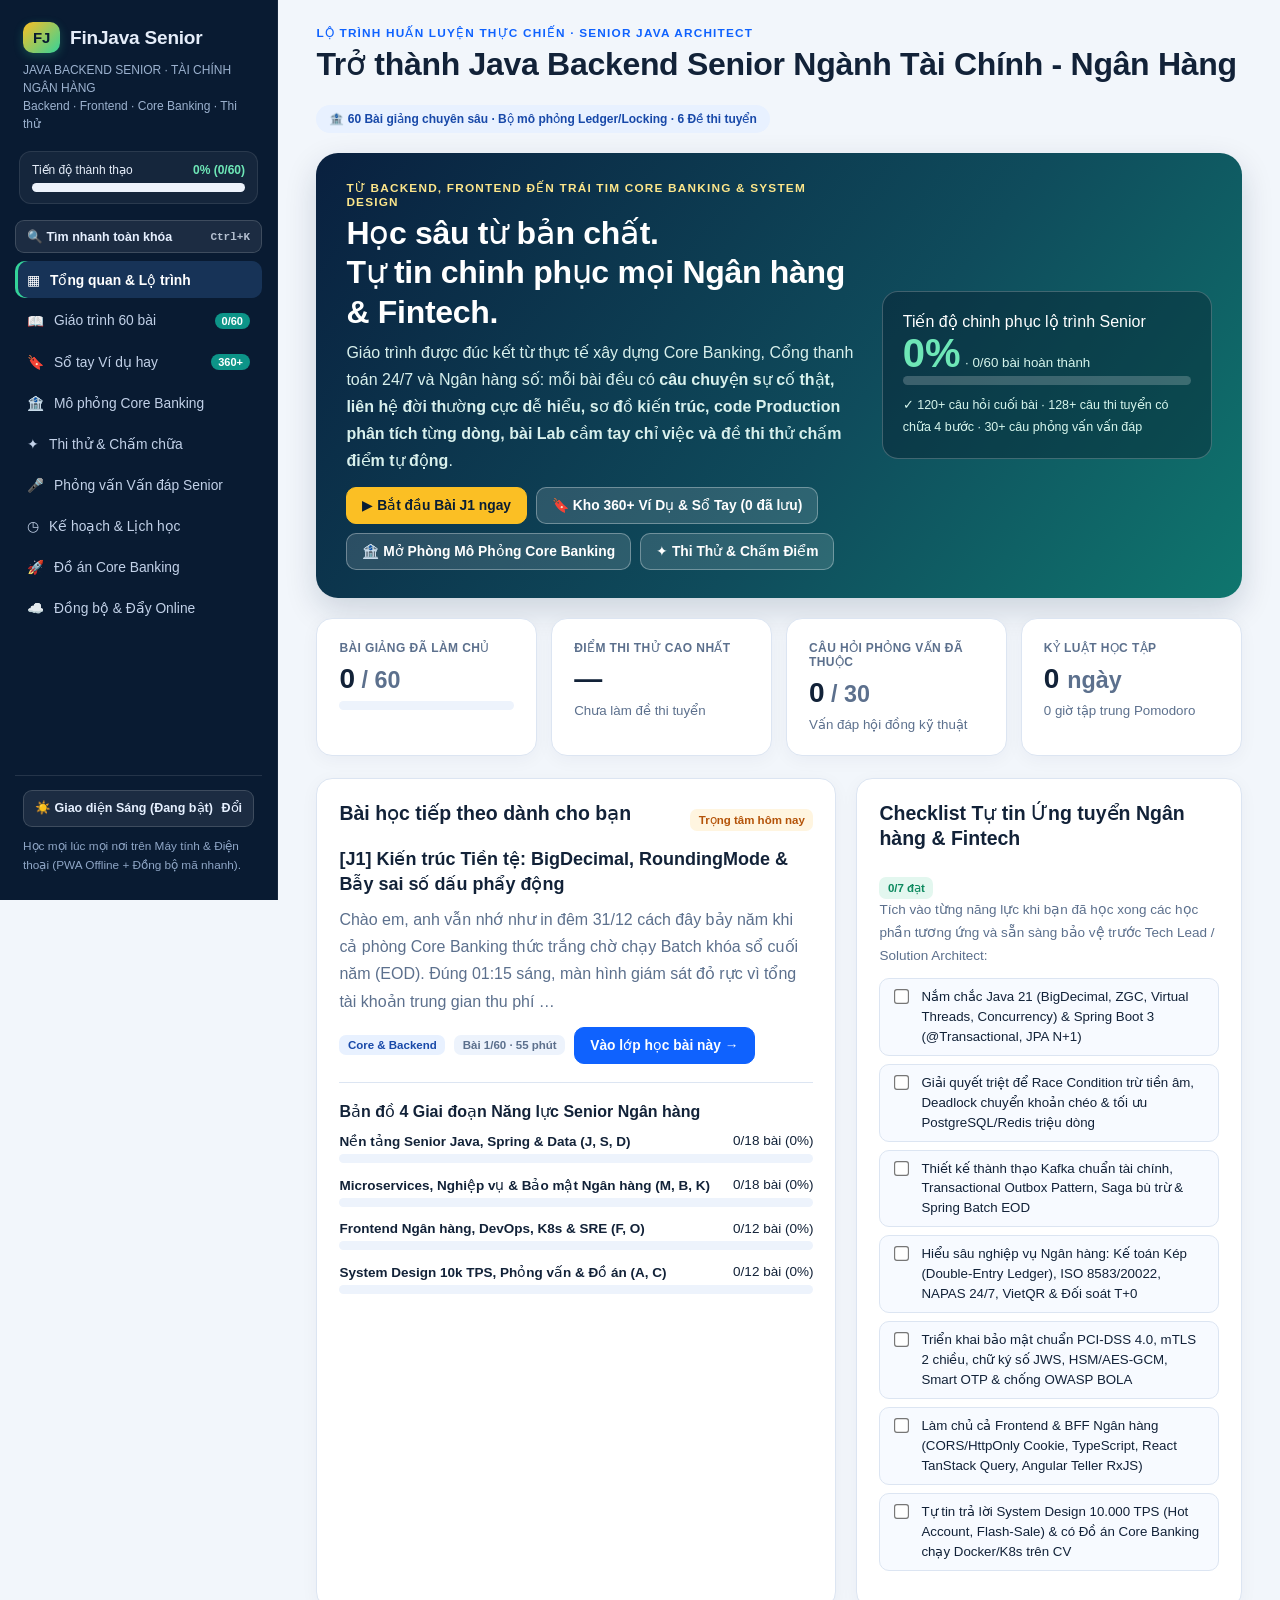
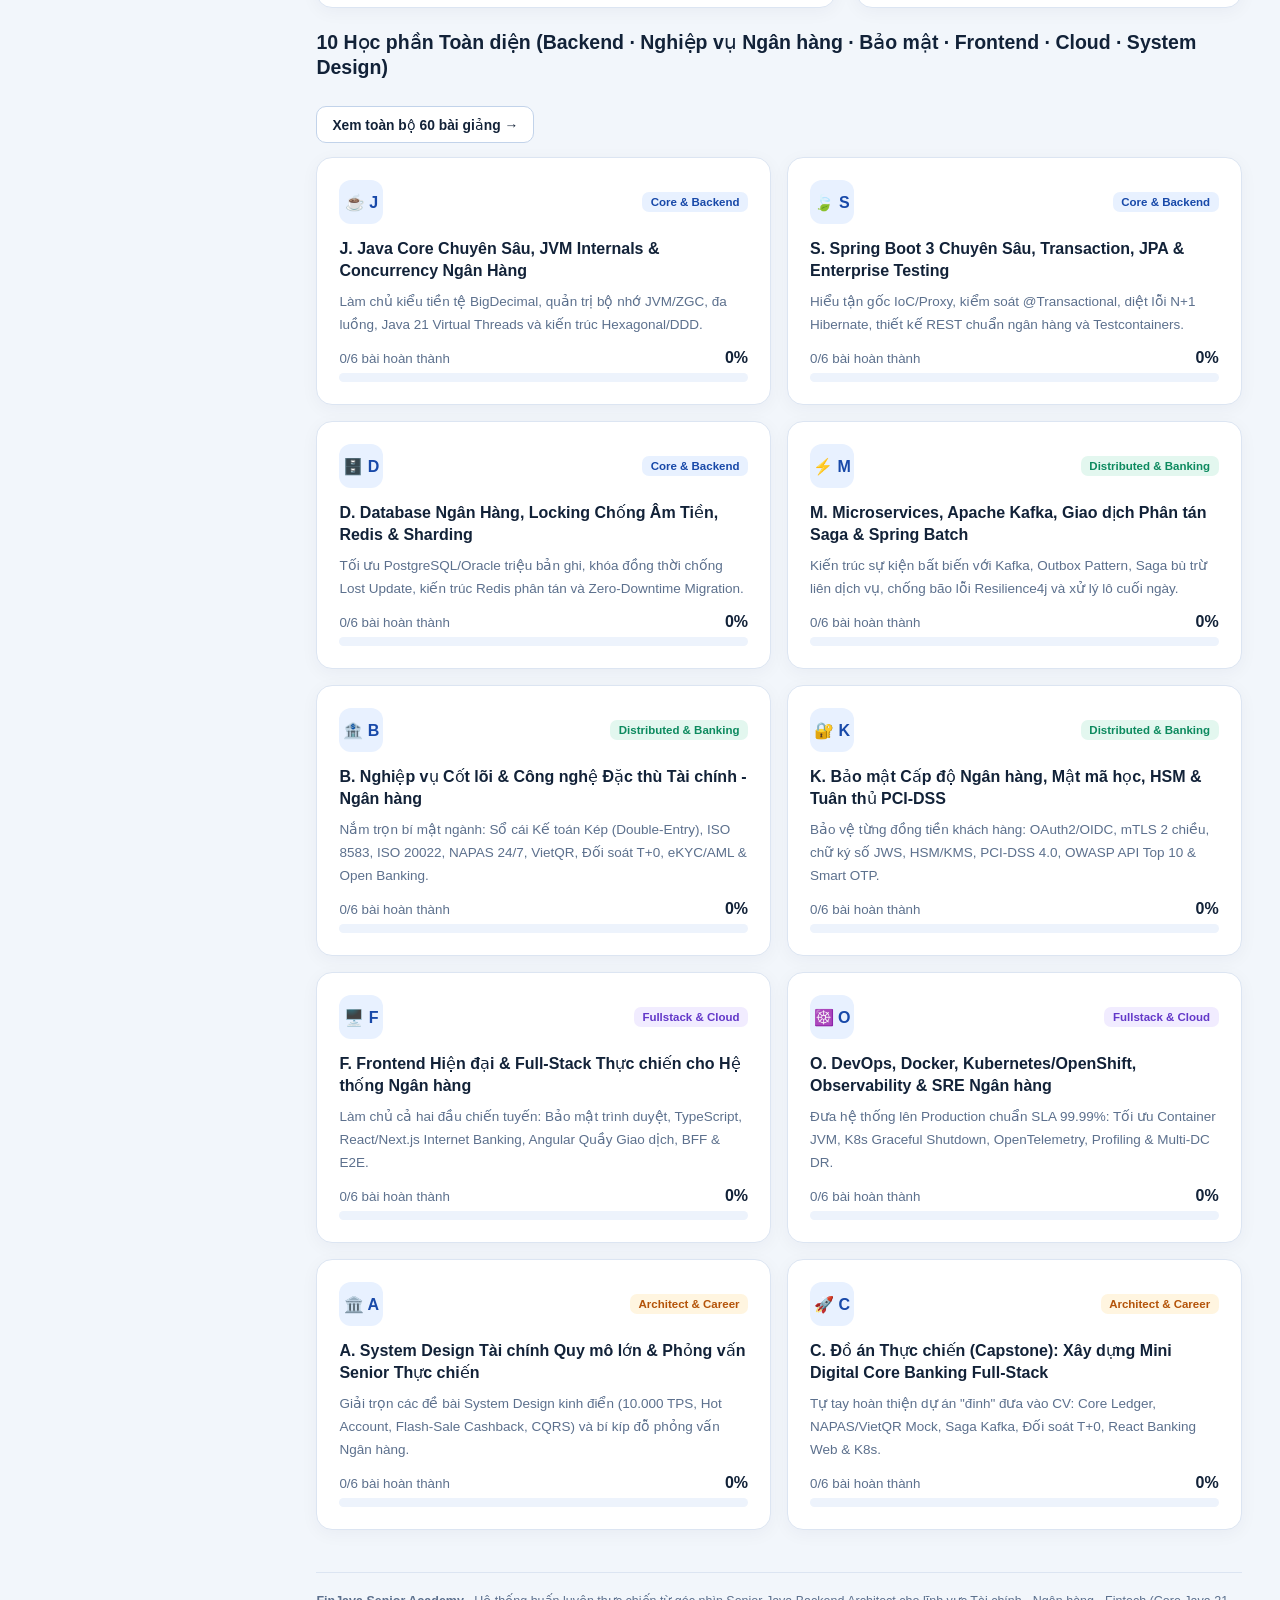
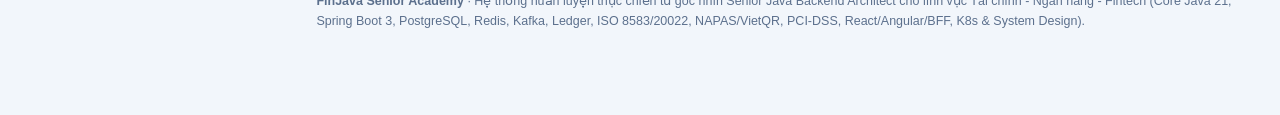
<file: index.html>
<!doctype html>
<html lang="vi" data-theme="light">
<head>
  <meta charset="utf-8">
  <meta name="viewport" content="width=device-width,initial-scale=1,viewport-fit=cover">
  <meta name="theme-color" content="#0b1f3a">
  <meta name="apple-mobile-web-app-capable" content="yes">
  <meta name="apple-mobile-web-app-status-bar-style" content="black-translucent">
  <meta name="description" content="FinJava Senior Academy — Lộ trình 60 bài giảng thực chiến, Mô phỏng Core Banking, Code Review, Thi thử bấm giờ & Luyện phỏng vấn ứng tuyển Java Backend Senior ngành Tài chính - Ngân hàng.">
  <title>FinJava Senior | Học & Luyện Thi Java Backend Senior Tài Chính - Ngân Hàng</title>
  <link rel="icon" type="image/svg+xml" href="icon.svg">
  <link rel="manifest" href="manifest.webmanifest">
  <link rel="stylesheet" href="styles.css">
</head>
<body>
  <div id="root">
    <div style="min-height:100vh;display:grid;place-items:center;background:#0b1f3a;color:#e8f1ff;font-family:system-ui,sans-serif;padding:24px;text-align:center">
      <div>
        <div style="font-size:38px;margin-bottom:12px">🏦 ☕</div>
        <h1 style="font-size:22px;margin:0 0 8px">Đang khởi tạo FinJava Senior Academy…</h1>
        <p style="color:#9db4d6;margin:0;font-size:14px">Nạp 60 bài giảng thực chiến Core Banking, Bộ mô phỏng giao dịch & Phòng thi tuyển Senior…</p>
      </div>
    </div>
  </div>

  <!-- Khung chương trình & Ngân hàng khởi động -->
  <script src="data.js"></script>

  <!-- 60 Bài giảng chuyên sâu (10 Học phần J, S, D, M, B, K, F, O, A, C) -->
  <script src="content/lessons-j.js"></script>
  <script src="content/lessons-s.js"></script>
  <script src="content/lessons-d.js"></script>
  <script src="content/lessons-m.js"></script>
  <script src="content/lessons-b.js"></script>
  <script src="content/lessons-k.js"></script>
  <script src="content/lessons-f.js"></script>
  <script src="content/lessons-o.js"></script>
  <script src="content/lessons-a.js"></script>
  <script src="content/lessons-c.js"></script>

  <!-- 240+ Ví dụ minh họa đa chiều thực chiến cho 60 bài học -->
  <script src="content/examples-j-s.js"></script>
  <script src="content/examples-d-m.js"></script>
  <script src="content/examples-b-k.js"></script>
  <script src="content/examples-f-o.js"></script>
  <script src="content/examples-a-c.js"></script>

  <!-- 4 Bộ đề thi tuyển Senior bấm giờ + Ngân hàng Phỏng vấn & Code Review -->
  <script src="content/exams-r1-r2.js"></script>
  <script src="content/exams-r3-r4.js"></script>
  <script src="content/interview-sim.js"></script>

  <!-- Logic ứng dụng chính -->
  <script src="app.js"></script>
</body>
</html>
</file>
<file: styles.css>
:root {
  --bg: #f2f6fb;
  --surface: #ffffff;
  --surface-2: #f7faff;
  --surface-3: #edf3fc;
  --border: #dce5f2;
  --border-strong: #c2d3ea;
  --text: #122238;
  --text-muted: #5c708d;
  --primary: #0f62fe;
  --primary-hover: #0047cc;
  --emerald: #0d8a5f;
  --emerald-bg: #e3f7ef;
  --amber: #b45309;
  --amber-bg: #fff5e0;
  --danger: #c82828;
  --danger-bg: #ffecec;
  --purple: #6338c9;
  --purple-bg: #f1ecff;
  --blue-bg: #e8f1ff;
  --blue-text: #1849a9;
  --sidebar-bg: #091b32;
  --sidebar-hover: #173357;
  --code-bg: #0d1726;
  --code-text: #e6eefc;
  --shadow: 0 4px 18px rgba(13, 33, 63, 0.045);
  font-family: 'Inter', -apple-system, BlinkMacSystemFont, 'Segoe UI', Roboto, Arial, sans-serif;
  font-synthesis: none;
}

html[data-theme="dark"] {
  --bg: #0b1320;
  --surface: #121e31;
  --surface-2: #17263d;
  --surface-3: #1e314f;
  --border: #243856;
  --border-strong: #324e77;
  --text: #e7effc;
  --text-muted: #9bb0cf;
  --primary: #4589ff;
  --primary-hover: #6ea6ff;
  --emerald: #2dd498;
  --emerald-bg: rgba(16, 185, 129, 0.16);
  --amber: #fbbf24;
  --amber-bg: rgba(245, 158, 11, 0.16);
  --danger: #f87171;
  --danger-bg: rgba(239, 68, 68, 0.16);
  --purple: #b794f4;
  --purple-bg: rgba(139, 92, 246, 0.18);
  --blue-bg: rgba(59, 130, 246, 0.18);
  --blue-text: #8ec0ff;
  --sidebar-bg: #07101d;
  --sidebar-hover: #152844;
  --code-bg: #070d17;
  --code-text: #e6eefc;
  --shadow: 0 6px 22px rgba(0, 0, 0, 0.3);
}

* { box-sizing: border-box; }
body {
  margin: 0;
  background: var(--bg);
  color: var(--text);
  -webkit-font-smoothing: antialiased;
}
button, input, select, textarea { font: inherit; color: inherit; }
button { cursor: pointer; }
a { color: var(--primary); text-decoration: none; }
a:hover { text-decoration: underline; }

.app {
  display: grid;
  grid-template-columns: 278px minmax(0, 1fr);
  min-height: 100vh;
}

/* Mobile Header */
.mobile-bar {
  display: none;
  position: sticky;
  top: 0;
  z-index: 60;
  background: var(--sidebar-bg);
  color: #fff;
  padding: 12px 16px;
  align-items: center;
  justify-content: space-between;
  border-bottom: 1px solid rgba(255, 255, 255, 0.1);
}
.mobile-backdrop {
  display: none;
  position: fixed;
  inset: 0;
  background: rgba(5, 12, 24, 0.62);
  z-index: 70;
}
.mobile-backdrop.open { display: block; }

.sidebar {
  background: var(--sidebar-bg);
  color: #e5edf9;
  padding: 22px 15px;
  position: sticky;
  top: 0;
  height: 100vh;
  overflow-y: auto;
  display: flex;
  flex-direction: column;
  border-right: 1px solid rgba(255, 255, 255, 0.06);
  z-index: 80;
}

.logo {
  font-weight: 800;
  font-size: 19px;
  display: flex;
  gap: 10px;
  align-items: center;
  margin: 0 8px 8px;
  letter-spacing: -0.2px;
}
.logo-mark {
  background: linear-gradient(135deg, #fbbf24, #34d399);
  color: #081c30;
  border-radius: 10px;
  padding: 7px 10px;
  font-weight: 900;
  font-size: 15px;
  box-shadow: 0 3px 10px rgba(52, 211, 153, 0.25);
}
.sub {
  font-size: 12px;
  color: #9cb2cf;
  margin: 0 8px 18px;
  line-height: 1.5;
}

.side-progress {
  background: rgba(255, 255, 255, 0.05);
  border: 1px solid rgba(255, 255, 255, 0.09);
  border-radius: 12px;
  padding: 11px 12px;
  margin: 0 4px 16px;
  font-size: 12px;
}

.nav { display: grid; gap: 4px; }
.nav button {
  width: 100%;
  border: 0;
  background: transparent;
  color: #c2d1e8;
  text-align: left;
  padding: 10.5px 12px;
  border-radius: 10px;
  display: flex;
  gap: 10px;
  align-items: center;
  font-size: 13.8px;
  transition: background 0.14s, color 0.14s;
}
.nav button:hover, .nav button.active {
  background: var(--sidebar-hover);
  color: #ffffff;
}
.nav button.active {
  font-weight: 700;
  box-shadow: inset 3px 0 0 #34d399;
}
.nav-badge {
  margin-left: auto;
  background: #ef4444;
  color: #fff;
  font-size: 11px;
  font-weight: 800;
  padding: 2px 7px;
  border-radius: 20px;
}
.nav-badge.emerald { background: #0d9488; }

.side-foot {
  border-top: 1px solid rgba(255, 255, 255, 0.11);
  margin-top: auto;
  padding: 14px 8px 4px;
  color: #8fa6c6;
  font-size: 11.8px;
  line-height: 1.55;
}

.theme-switch {
  width: 100%;
  margin-bottom: 10px;
  background: rgba(255, 255, 255, 0.08);
  color: #e6f0ff;
  border: 1px solid rgba(255, 255, 255, 0.15);
  border-radius: 9px;
  padding: 8px 11px;
  font-size: 12.5px;
  font-weight: 600;
  display: flex;
  justify-content: space-between;
  align-items: center;
}
.theme-switch:hover { background: rgba(255, 255, 255, 0.14); }

.main {
  padding: 26px clamp(16px, 3vw, 46px) 84px;
  max-width: 1520px;
  width: 100%;
  margin: 0 auto;
}

.top {
  display: flex;
  justify-content: space-between;
  gap: 14px;
  align-items: flex-start;
  margin-bottom: 20px;
  flex-wrap: wrap;
}
.eyebrow {
  font-size: 11.8px;
  font-weight: 800;
  letter-spacing: 1.2px;
  color: var(--primary);
  text-transform: uppercase;
}
h1 {
  font-size: clamp(23px, 2.5vw, 33px);
  line-height: 1.24;
  margin: 5px 0 6px;
  letter-spacing: -0.3px;
}
h2 { font-size: 19.5px; margin: 0 0 13px; line-height: 1.32; }
h3 { font-size: 16px; margin: 0 0 9px; line-height: 1.38; }
p { line-height: 1.7; margin: 0 0 12px; }
small, .muted { color: var(--text-muted); }

.pill {
  background: var(--blue-bg);
  color: var(--blue-text);
  border-radius: 999px;
  padding: 7px 13px;
  font-size: 12px;
  font-weight: 700;
  display: inline-flex;
  align-items: center;
  gap: 6px;
}

.btn {
  background: var(--primary);
  color: #fff;
  border: 1px solid var(--primary);
  padding: 9.5px 15px;
  border-radius: 10px;
  font-weight: 700;
  font-size: 13.8px;
  display: inline-flex;
  align-items: center;
  justify-content: center;
  gap: 6px;
  transition: background 0.14s, border-color 0.14s, transform 0.08s;
}
.btn:hover:not(:disabled) { background: var(--primary-hover); }
.btn:active:not(:disabled) { transform: translateY(1px); }
.btn.alt {
  background: var(--surface);
  color: var(--text);
  border-color: var(--border-strong);
}
.btn.alt:hover:not(:disabled) { background: var(--surface-3); }
.btn.success {
  background: #0d8a5f;
  border-color: #0d8a5f;
  color: #fff;
}
.btn.success:hover:not(:disabled) { background: #096c4a; }
.btn.warn {
  background: var(--amber-bg);
  color: var(--amber);
  border-color: rgba(217, 119, 6, 0.35);
}
.btn.danger {
  background: var(--danger-bg);
  color: var(--danger);
  border-color: rgba(220, 38, 38, 0.35);
}
.btn.sm {
  padding: 6px 11px;
  font-size: 12.4px;
  border-radius: 8px;
}
.btn:disabled { opacity: 0.45; cursor: not-allowed; }

.actions {
  display: flex;
  align-items: center;
  flex-wrap: wrap;
  gap: 9px;
}

.hero {
  background: linear-gradient(128deg, #09203f 0%, #0f4c5c 58%, #0f766e 100%);
  color: #fff;
  border-radius: 22px;
  padding: 28px 30px;
  display: grid;
  grid-template-columns: 1.55fr 1fr;
  gap: 24px;
  box-shadow: 0 12px 32px rgba(9, 32, 63, 0.16);
}
.hero p { color: #d8f0ec; }
.hero .eyebrow { color: #fde68a; }
.hero .btn { background: #fbbf24; color: #091d34; border-color: #fbbf24; }
.hero .btn:hover { background: #f59e0b; }
.hero .btn.alt {
  background: rgba(255, 255, 255, 0.13);
  color: #fff;
  border-color: rgba(255, 255, 255, 0.32);
}
.hero .btn.alt:hover { background: rgba(255, 255, 255, 0.22); }
.hero-stat {
  border: 1px solid rgba(255, 255, 255, 0.22);
  background: rgba(7, 20, 38, 0.36);
  border-radius: 16px;
  padding: 20px;
  align-self: center;
}
.hero-stat strong { font-size: 40px; color: #6ee7b7; }

.progress {
  height: 9px;
  background: var(--surface-3);
  border-radius: 20px;
  overflow: hidden;
}
.progress b {
  display: block;
  height: 100%;
  background: var(--primary);
  border-radius: 20px;
  transition: width 0.28s ease;
}
.progress.green b { background: #10b981; }
.progress.orange b { background: #f59e0b; }
.progress.red b { background: #ef4444; }
.hero .progress { background: rgba(255, 255, 255, 0.2); }
.hero .progress b { background: #34d399; }

.metrics {
  display: grid;
  grid-template-columns: repeat(4, 1fr);
  gap: 14px;
  margin: 20px 0 22px;
}
.card {
  background: var(--surface);
  border: 1px solid var(--border);
  border-radius: 16px;
  padding: 22px;
  box-shadow: var(--shadow);
}
.metric-label { font-size: 12px; color: var(--text-muted); font-weight: 700; text-transform: uppercase; letter-spacing: 0.4px; }
.metric-num { font-size: 28px; font-weight: 800; margin: 8px 0 6px; }
.two { display: grid; grid-template-columns: 1.35fr 1fr; gap: 20px; }
.three { display: grid; grid-template-columns: repeat(3, minmax(0, 1fr)); gap: 16px; }
.row { display: flex; align-items: center; justify-content: space-between; gap: 12px; flex-wrap: wrap; }
.section { margin-top: 22px; }
.divider { border: 0; border-top: 1px solid var(--border); margin: 18px 0; }

.lesson-row, .task-row {
  border-bottom: 1px solid var(--border);
  padding: 15px 0;
  display: flex;
  justify-content: space-between;
  gap: 16px;
  align-items: center;
}
.lesson-row:last-child, .task-row:last-child { border-bottom: 0; padding-bottom: 2px; }

.tag {
  display: inline-flex;
  align-items: center;
  gap: 4px;
  border-radius: 7px;
  font-size: 11.5px;
  font-weight: 800;
  padding: 4px 8.5px;
  background: var(--blue-bg);
  color: var(--blue-text);
}
.tag.green { background: var(--emerald-bg); color: var(--emerald); }
.tag.orange { background: var(--amber-bg); color: var(--amber); }
.tag.red { background: var(--danger-bg); color: var(--danger); }
.tag.purple { background: var(--purple-bg); color: var(--purple); }
.tag.gray { background: var(--surface-3); color: var(--text-muted); }

.module-grid {
  display: grid;
  grid-template-columns: repeat(2, minmax(0, 1fr));
  gap: 16px;
}
.module {
  cursor: pointer;
  transition: transform 0.15s, border-color 0.15s;
}
.module:hover {
  transform: translateY(-2px);
  border-color: var(--primary);
}
.module .mark {
  border-radius: 12px;
  width: 44px;
  height: 44px;
  display: grid;
  place-items: center;
  background: var(--blue-bg);
  color: var(--blue-text);
  font-weight: 900;
  font-size: 16px;
}
.module p { font-size: 13.5px; color: var(--text-muted); min-height: 40px; }

.toolbar {
  display: flex;
  gap: 10px;
  flex-wrap: wrap;
  margin-bottom: 16px;
  align-items: center;
}
.field {
  border: 1px solid var(--border-strong);
  border-radius: 10px;
  padding: 9.5px 13px;
  background: var(--surface);
  color: var(--text);
  min-width: 0;
}
.field:focus {
  outline: 2px solid rgba(15, 98, 254, 0.25);
  border-color: var(--primary);
}
.toolbar input { flex: 1; min-width: 220px; }
textarea.field { width: 100%; min-height: 96px; resize: vertical; line-height: 1.55; }

.breadcrumb {
  font-size: 13px;
  color: var(--text-muted);
  display: flex;
  justify-content: space-between;
  align-items: center;
  gap: 12px;
  flex-wrap: wrap;
  margin-bottom: 16px;
  padding: 10px 14px;
  background: var(--surface);
  border: 1px solid var(--border);
  border-radius: 12px;
}

.content-grid {
  display: grid;
  grid-template-columns: minmax(0, 1fr) 310px;
  gap: 22px;
  align-items: start;
}

/* Pedagogical Lesson Boxes */
.reading p, .reading li { line-height: 1.74; font-size: 15.2px; }
.reading ul { padding-left: 20px; margin: 8px 0 16px; }
.reading li { margin-bottom: 8px; }

.inline-code {
  background: var(--surface-3);
  color: var(--blue-text);
  padding: 1.5px 6px;
  border-radius: 5px;
  font-family: 'JetBrains Mono', Consolas, Monaco, monospace;
  font-size: 0.9em;
}

.jump-bar {
  display: flex;
  gap: 7px;
  flex-wrap: wrap;
  margin-bottom: 18px;
  padding-bottom: 14px;
  border-bottom: 1px solid var(--border);
}
.jump-bar a {
  font-size: 12.2px;
  font-weight: 700;
  padding: 5px 10px;
  border-radius: 999px;
  background: var(--surface-2);
  border: 1px solid var(--border);
  color: var(--text-muted);
  text-decoration: none;
}
.jump-bar a:hover { color: var(--primary); border-color: var(--primary); }

.teacher-box {
  background: linear-gradient(135deg, var(--blue-bg), var(--surface-2));
  border-left: 4px solid var(--primary);
  border-radius: 13px;
  padding: 16px 18px;
  margin-bottom: 16px;
}
.teacher-header {
  display: flex;
  align-items: center;
  gap: 9px;
  font-weight: 800;
  color: var(--blue-text);
  margin-bottom: 8px;
  font-size: 14.2px;
}
.teacher-avatar {
  width: 30px;
  height: 30px;
  border-radius: 50%;
  background: var(--primary);
  color: #fff;
  display: grid;
  place-items: center;
  font-size: 16px;
}

.analogy-box {
  background: var(--amber-bg);
  border: 1px solid rgba(217, 119, 6, 0.28);
  border-radius: 13px;
  padding: 15px 18px;
  margin-bottom: 16px;
}
.analogy-title {
  font-weight: 800;
  color: var(--amber);
  margin-bottom: 6px;
}

.objectives-box {
  background: var(--emerald-bg);
  border: 1px solid rgba(16, 185, 129, 0.28);
  border-radius: 13px;
  padding: 15px 18px;
  margin-bottom: 18px;
}
.objectives-box ul { margin: 8px 0 0; }

.flow-grid {
  display: grid;
  grid-template-columns: repeat(2, minmax(0, 1fr));
  gap: 12px;
  margin: 12px 0 22px;
}
.flow-step {
  background: var(--surface-2);
  border: 1px solid var(--border);
  border-top: 3px solid var(--primary);
  border-radius: 12px;
  padding: 13px 15px;
  display: flex;
  flex-direction: column;
  gap: 5px;
}
.flow-step strong { color: var(--blue-text); font-size: 14px; }
.flow-step span { font-size: 13.8px; line-height: 1.55; color: var(--text); }

.lecture-section {
  margin: 18px 0 22px;
  padding-bottom: 14px;
  border-bottom: 1px dashed var(--border);
}
.lecture-section h3 {
  font-size: 17.5px;
  color: var(--blue-text);
  margin-bottom: 10px;
}

.table-wrap {
  overflow-x: auto;
  border: 1px solid var(--border);
  border-radius: 12px;
  margin: 12px 0 22px;
}
.comp-table {
  width: 100%;
  border-collapse: collapse;
  font-size: 13.8px;
}
.comp-table th, .comp-table td {
  padding: 11px 13px;
  border-bottom: 1px solid var(--border);
  text-align: left;
  vertical-align: top;
  line-height: 1.55;
}
.comp-table th {
  background: var(--surface-3);
  font-weight: 800;
  white-space: nowrap;
}
.comp-table tr:last-child td { border-bottom: 0; }

/* Code Block + Syntax Highlighting */
.code-header {
  background: #152338;
  color: #cbd9f0;
  padding: 9px 14px;
  border-radius: 12px 12px 0 0;
  display: flex;
  justify-content: space-between;
  align-items: center;
  gap: 10px;
  font-size: 12.8px;
  font-weight: 700;
  border: 1px solid #223554;
  border-bottom: 0;
}
pre.code {
  background: var(--code-bg);
  color: var(--code-text);
  padding: 16px 18px;
  border-radius: 0 0 12px 12px;
  overflow-x: auto;
  margin: 0 0 14px;
  font-family: 'JetBrains Mono', Consolas, Monaco, 'Courier New', monospace;
  font-size: 13.2px;
  line-height: 1.62;
  border: 1px solid #223554;
}
pre.code.standalone { border-radius: 12px; }
.code-line-num {
  display: inline-block;
  width: 28px;
  user-select: none;
  color: #566c8c;
  margin-right: 10px;
  text-align: right;
}
.tok-kw { color: #ff7b72; font-weight: 600; }
.tok-ann { color: #d2a8ff; }
.tok-str { color: #a5d6ff; }
.tok-num { color: #79c0ff; }
.tok-cmt { color: #8b949e; font-style: italic; }
.tok-typ { color: #ffa657; }

.code-notes {
  background: var(--surface-2);
  border: 1px solid var(--border);
  border-radius: 12px;
  padding: 14px 18px;
  margin-bottom: 20px;
}
.code-notes ul { margin: 8px 0 0; }

.lab-step-list { display: grid; gap: 9px; margin: 12px 0; }
.lab-step {
  background: var(--surface-2);
  border: 1px solid var(--border);
  border-left: 3px solid #0d8a5f;
  padding: 11px 14px;
  border-radius: 10px;
  font-size: 14.3px;
  line-height: 1.6;
}
.expected-box {
  background: var(--emerald-bg);
  color: var(--text);
  border-radius: 11px;
  padding: 12px 15px;
  margin: 12px 0 18px;
  font-size: 14px;
  line-height: 1.6;
}

.checklist { display: grid; gap: 8px; margin: 10px 0 14px; }
.checkline {
  display: flex;
  gap: 10px;
  align-items: flex-start;
  padding: 10px 13px;
  border: 1px solid var(--border);
  border-radius: 10px;
  background: var(--surface-2);
  cursor: pointer;
  font-size: 14px;
  line-height: 1.5;
}
.checkline input { margin-top: 3px; transform: scale(1.15); }

.exam-tip-box {
  background: var(--purple-bg);
  border: 1px solid rgba(99, 56, 201, 0.25);
  border-radius: 13px;
  padding: 16px 18px;
  margin-bottom: 18px;
}

.takeaway-grid {
  display: grid;
  grid-template-columns: repeat(2, minmax(0, 1fr));
  gap: 10px;
  margin-top: 10px;
}
.takeaway-item {
  background: var(--surface-2);
  border: 1px solid var(--border);
  border-radius: 10px;
  padding: 11px 13px;
  display: flex;
  gap: 9px;
  font-size: 13.8px;
  line-height: 1.52;
}
.takeaway-item > span:first-child {
  color: var(--emerald);
  font-weight: 900;
}

.notice {
  background: var(--blue-bg);
  color: var(--text);
  border-left: 4px solid var(--primary);
  padding: 13px 16px;
  border-radius: 11px;
  font-size: 14px;
  line-height: 1.62;
  margin: 12px 0;
}
.notice.warning {
  background: var(--amber-bg);
  border-left-color: #d97706;
}
.notice.success {
  background: var(--emerald-bg);
  border-left-color: #0d8a5f;
}

/* Quiz & Mock Exam */
.question, .question-card {
  border: 1px solid var(--border);
  background: var(--surface);
  border-radius: 14px;
  padding: 18px;
  margin-bottom: 16px;
}
.question-card.flagged { border-color: #f59e0b; box-shadow: 0 0 0 2px rgba(245, 158, 11, 0.16); }

.quiz-option {
  display: flex;
  gap: 10px;
  align-items: flex-start;
  border: 1px solid var(--border);
  background: var(--surface-2);
  padding: 11px 14px;
  border-radius: 10px;
  margin-top: 8px;
  cursor: pointer;
  font-size: 14.3px;
  line-height: 1.55;
  transition: border-color 0.12s, background 0.12s;
}
.quiz-option:hover { border-color: var(--primary); }
.quiz-option input { margin-top: 3.5px; transform: scale(1.12); }
.quiz-option.opt-correct {
  background: var(--emerald-bg);
  border-color: #10b981;
}
.quiz-option.opt-wrong {
  background: var(--danger-bg);
  border-color: #ef4444;
}

.walkthrough-box {
  margin-top: 14px;
  background: var(--surface-2);
  border: 1px solid var(--border-strong);
  border-radius: 12px;
  padding: 15px 17px;
}
.wt-step {
  margin-top: 10px;
  padding-top: 10px;
  border-top: 1px dashed var(--border);
  font-size: 14px;
  line-height: 1.62;
}
.wt-step:first-child { margin-top: 0; padding-top: 0; border-top: 0; }
.wt-label {
  display: inline-block;
  font-weight: 800;
  margin-bottom: 4px;
  font-size: 13.3px;
}
.wt-label.kw { color: var(--purple); }
.wt-label.ok { color: var(--emerald); }
.wt-label.err { color: var(--danger); }
.wt-label.tip { color: var(--amber); }

.case-study-box {
  background: var(--surface-2);
  border: 1px solid var(--border-strong);
  border-left: 4px solid var(--purple);
  border-radius: 12px;
  padding: 13px 16px;
  margin-bottom: 12px;
  font-size: 14px;
  line-height: 1.65;
}
.case-study-box summary {
  font-weight: 800;
  cursor: pointer;
  color: var(--purple);
}

.exam-grid {
  display: grid;
  grid-template-columns: repeat(2, minmax(0, 1fr));
  gap: 16px;
}
.exam-card {
  display: flex;
  flex-direction: column;
  justify-content: space-between;
}
.exam-runner {
  display: grid;
  grid-template-columns: minmax(0, 1fr) 295px;
  gap: 20px;
  align-items: start;
}
.palette-grid {
  display: grid;
  grid-template-columns: repeat(5, 1fr);
  gap: 6px;
  margin: 10px 0;
}
.p-btn {
  border: 1px solid var(--border-strong);
  background: var(--surface-2);
  border-radius: 8px;
  padding: 7px 0;
  font-size: 12.5px;
  font-weight: 700;
}
.p-btn.answered { background: var(--blue-bg); color: var(--blue-text); border-color: var(--primary); }
.p-btn.right { background: var(--emerald-bg); color: var(--emerald); border-color: #10b981; }
.p-btn.wrong { background: var(--danger-bg); color: var(--danger); border-color: #ef4444; }
.p-btn.flagged { outline: 2px solid #f59e0b; }
.p-btn.current { box-shadow: 0 0 0 2px var(--primary); }

.score-banner {
  background: linear-gradient(125deg, #7f1d1d, #b91c1c);
  color: #fff;
  border-radius: 18px;
  padding: 24px;
  display: grid;
  grid-template-columns: 150px 1fr;
  gap: 22px;
  align-items: center;
}
.score-banner.pass {
  background: linear-gradient(125deg, #064e3b, #0d9488);
}
.score-circle {
  background: rgba(0, 0, 0, 0.22);
  border: 2px solid rgba(255, 255, 255, 0.35);
  border-radius: 16px;
  padding: 16px 12px;
  text-align: center;
}
.score-circle strong { display: block; font-size: 36px; line-height: 1.1; margin: 4px 0; }
.domain-bars { display: grid; gap: 14px; }

/* Banking Interactive Simulator */
.sim-timeline {
  display: grid;
  gap: 9px;
  margin-top: 14px;
}
.sim-event {
  display: grid;
  grid-template-columns: 76px 110px 1fr;
  gap: 10px;
  align-items: center;
  padding: 10px 13px;
  border-radius: 10px;
  border: 1px solid var(--border);
  background: var(--surface-2);
  font-size: 13.6px;
}
.sim-event.bad { border-left: 4px solid #ef4444; background: var(--danger-bg); }
.sim-event.good { border-left: 4px solid #10b981; background: var(--emerald-bg); }
.sim-event.warn { border-left: 4px solid #f59e0b; background: var(--amber-bg); }

.kpi {
  display: flex;
  gap: 8px;
  flex-wrap: wrap;
  margin-top: 12px;
}
.kpi span {
  background: var(--surface-3);
  padding: 6px 11px;
  border-radius: 8px;
  font-size: 12.5px;
  font-weight: 700;
}

.calendar {
  display: grid;
  grid-template-columns: repeat(7, 1fr);
  gap: 8px;
}
.day {
  border: 1px solid var(--border);
  border-radius: 10px;
  padding: 9px;
  min-height: 64px;
  display: flex;
  flex-direction: column;
  justify-content: space-between;
  background: var(--surface-2);
}
.day.active-day { background: var(--emerald-bg); border-color: rgba(16, 185, 129, 0.35); }
.day.today { outline: 2px solid var(--primary); }

.help { font-size: 12.5px; color: var(--text-muted); margin-top: 8px; }
.empty { text-align: center; padding: 34px 18px; color: var(--text-muted); }
.footer {
  margin-top: 42px;
  padding-top: 18px;
  border-top: 1px solid var(--border);
  font-size: 12.5px;
  color: var(--text-muted);
  line-height: 1.6;
}

/* Multi-Angle Examples & Saved Examples Vault */
.examples-showcase {
  margin: 24px 0;
  padding: 20px;
  border-radius: 16px;
  background: linear-gradient(180deg, var(--surface-2) 0%, var(--surface) 100%);
  border: 1px solid var(--border-strong);
}

.example-card {
  background: var(--surface);
  border: 1.5px solid var(--border);
  border-radius: 14px;
  padding: 18px 20px;
  margin-top: 14px;
  box-shadow: var(--shadow);
  transition: border-color 0.16s, box-shadow 0.16s;
}
.example-card:hover {
  border-color: var(--border-strong);
}
.example-card.is-saved {
  border-color: #f59e0b;
  box-shadow: 0 4px 18px rgba(245, 158, 11, 0.12);
}

.example-scenario {
  background: var(--surface-3);
  border-left: 3px solid var(--primary);
  padding: 9px 13px;
  border-radius: 8px;
  font-size: 13.8px;
  margin: 10px 0;
  line-height: 1.58;
}

.bad-good-grid {
  display: grid;
  grid-template-columns: repeat(2, minmax(0, 1fr));
  gap: 12px;
  margin: 12px 0;
}
.code-pane {
  display: flex;
  flex-direction: column;
  min-width: 0;
}
.pane-head {
  padding: 7px 12px;
  border-radius: 10px 10px 0 0;
  font-size: 12.2px;
  font-weight: 800;
  display: flex;
  justify-content: space-between;
  align-items: center;
}
.pane-head.bad {
  background: rgba(220, 38, 38, 0.16);
  color: #fca5a5;
  background-color: #3b1219;
  border: 1px solid #6e222d;
  border-bottom: 0;
}
.pane-head.good {
  background-color: #0d3327;
  color: #6ee7b7;
  border: 1px solid #165b44;
  border-bottom: 0;
}
.code-pane pre.code {
  flex: 1;
  margin-bottom: 0;
  font-size: 12.5px;
  padding: 13px 14px;
}

.takeaway-banner {
  margin-top: 12px;
  background: var(--emerald-bg);
  border: 1px solid rgba(16, 185, 129, 0.28);
  border-radius: 10px;
  padding: 10px 14px;
  font-size: 13.8px;
  line-height: 1.55;
}

.save-ex-btn {
  border-radius: 999px;
  padding: 6px 12px;
  font-size: 12.4px;
  font-weight: 800;
  border: 1px solid var(--border-strong);
  background: var(--surface-2);
  color: var(--text);
  display: inline-flex;
  align-items: center;
  gap: 5px;
  transition: all 0.14s;
}
.save-ex-btn:hover {
  border-color: #f59e0b;
  background: var(--amber-bg);
  color: var(--amber);
}
.save-ex-btn.saved {
  background: linear-gradient(135deg, #fef3c7, #fde68a);
  color: #92400e;
  border-color: #f59e0b;
}
html[data-theme="dark"] .save-ex-btn.saved {
  background: rgba(245, 158, 11, 0.24);
  color: #fcd34d;
  border-color: #f59e0b;
}

.ex-note-box {
  margin-top: 11px;
  padding-top: 10px;
  border-top: 1px dashed var(--border);
}

.toast-pop {
  position: fixed;
  bottom: 22px;
  right: 22px;
  z-index: 200;
  background: #09223c;
  color: #fff;
  border: 1px solid #34d399;
  padding: 11px 16px;
  border-radius: 12px;
  font-size: 13.6px;
  font-weight: 700;
  box-shadow: 0 12px 30px rgba(0, 0, 0, 0.3);
  display: flex;
  align-items: center;
  gap: 10px;
}

/* Search Modal */
.modal-overlay {
  position: fixed;
  inset: 0;
  background: rgba(6, 15, 29, 0.65);
  z-index: 120;
  display: grid;
  place-items: start center;
  padding: 8vh 16px 20px;
}
.modal-card {
  background: var(--surface);
  border: 1px solid var(--border-strong);
  border-radius: 16px;
  width: min(680px, 100%);
  max-height: 78vh;
  overflow: hidden;
  display: flex;
  flex-direction: column;
  box-shadow: 0 20px 50px rgba(0, 0, 0, 0.35);
}

@media (max-width: 1080px) {
  .content-grid, .exam-runner, .two, .hero { grid-template-columns: 1fr; }
  .metrics { grid-template-columns: repeat(2, 1fr); }
}

@media (max-width: 880px) {
  .app { grid-template-columns: 1fr; }
  .mobile-bar { display: flex; }
  .sidebar {
    position: fixed;
    left: -295px;
    top: 0;
    bottom: 0;
    width: 282px;
    transition: left 0.22s ease;
  }
  .sidebar.open { left: 0; }
  .module-grid, .exam-grid, .flow-grid, .takeaway-grid, .three, .bad-good-grid { grid-template-columns: 1fr; }
  .score-banner { grid-template-columns: 1fr; text-align: center; }
  .sim-event { grid-template-columns: 1fr; gap: 4px; }
}
</file>
